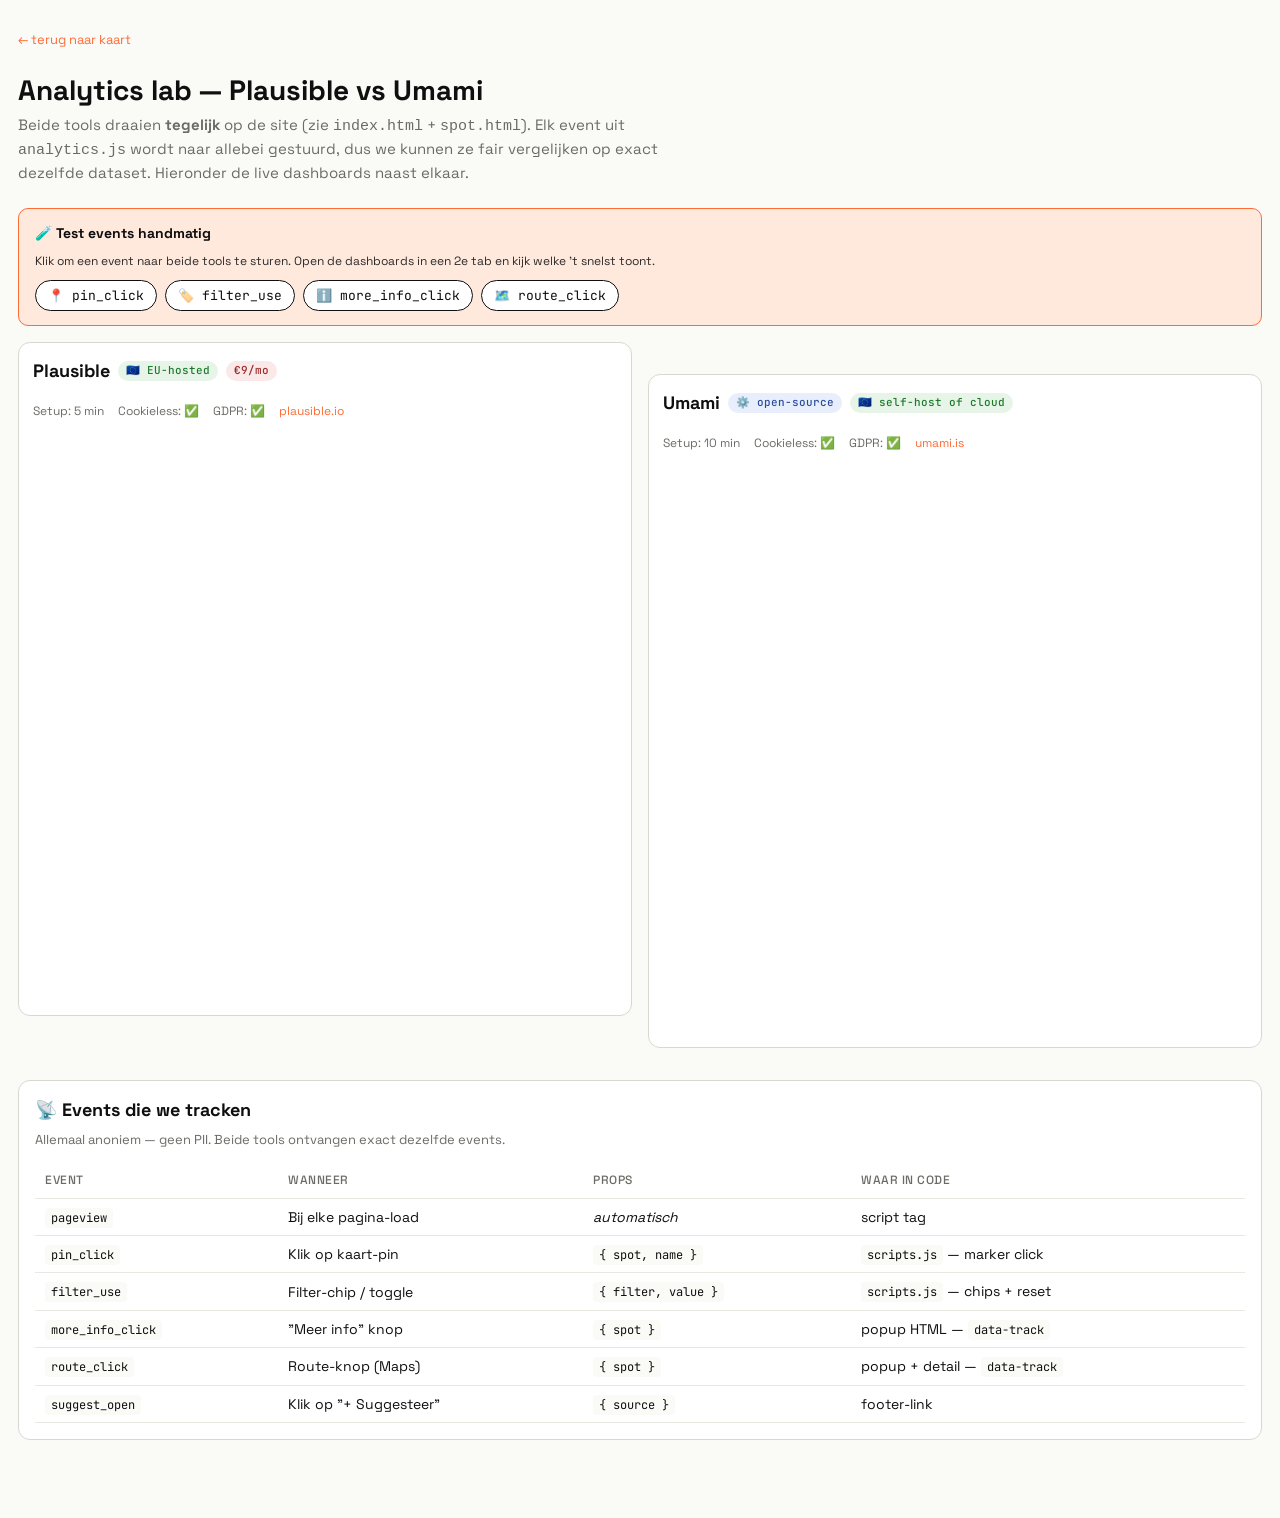
<file: analytics.html>
<!doctype html>
<html lang="nl">
<head>
<meta charset="utf-8" />
<meta name="viewport" content="width=device-width, initial-scale=1" />
<title>Analytics lab — KaaiSpots</title>
<link rel="preconnect" href="https://fonts.googleapis.com" />
<link rel="preconnect" href="https://fonts.gstatic.com" crossorigin />
<link href="https://fonts.googleapis.com/css2?family=Space+Grotesk:wght@400;500;600;700&family=JetBrains+Mono:wght@400;500&display=swap" rel="stylesheet" />
<link rel="stylesheet" href="styles.css" />
<style>
  .lab { max-width: 1400px; margin: 0 auto; padding: 28px 18px 80px; }
  .lab h1 { font-size: 28px; margin: 8px 0 4px; }
  .lab .lead { color: var(--muted); margin: 0 0 24px; max-width: 70ch; }
  .back { display: inline-block; margin-bottom: 12px; font-size: 13px; color: var(--accent); text-decoration: none; }

  .split { display: grid; grid-template-columns: 1fr 1fr; gap: 16px; margin-top: 16px; align-items: stretch; }
  @media (max-width: 900px) { .split { grid-template-columns: 1fr; } }

  .col {
    background: var(--bg-elev); border: 1px solid var(--line-2); border-radius: 12px; padding: 14px;
    display: flex; flex-direction: column;
    min-width: 0; overflow: hidden;     /* voorkomt grid-blowout door brede iframes */
    align-self: start;
  }
  .col iframe.frame { width: 100%; max-width: 100%; box-sizing: border-box; }
  .col h2 { margin: 0 0 4px; font-size: 18px; display: flex; align-items: center; gap: 8px; min-height: 28px; flex-wrap: wrap; }
  .col h2 .badge {
    font-family: "JetBrains Mono", monospace; font-size: 11px; font-weight: 500;
    padding: 2px 8px; border-radius: 999px; background: var(--line); color: var(--ink-2);
  }
  .col h2 .badge.eu { background: #E7F5E8; color: #1F7A2E; }
  .col h2 .badge.oss { background: #E8EEFB; color: #2A4D9C; }
  .col h2 .badge.paid { background: #FBE8E8; color: #9C2A2A; }
  .col .meta {
    display: flex; gap: 14px; flex-wrap: wrap; font-size: 12px;
    color: var(--muted); margin: 4px 0 12px; min-height: 36px; align-items: center;
  }
  .col .frame, .col iframe { flex: 1; }
  .col .meta a { color: var(--accent); text-decoration: none; }

  .frame {
    width: 100%; aspect-ratio: 4 / 3; min-height: 560px; border: 0;
    border-radius: 8px; background: #fff;
  }
  .placeholder {
    border: 1px dashed var(--line-2); border-radius: 8px; padding: 28px 18px;
    color: var(--muted); font-family: "JetBrains Mono", monospace; font-size: 13px;
    line-height: 1.6; min-height: 560px;
    display: flex; flex-direction: column; gap: 12px;
  }
  .placeholder code { background: var(--bg); padding: 2px 6px; border-radius: 4px; color: var(--ink); }
  .placeholder strong { color: var(--ink); font-family: "Space Grotesk", sans-serif; font-size: 14px; }

  .events {
    margin-top: 32px; background: var(--bg-elev);
    border: 1px solid var(--line-2); border-radius: 12px; padding: 16px;
  }
  .events h2 { margin: 0 0 8px; font-size: 18px; }
  .events table { width: 100%; border-collapse: collapse; font-size: 14px; }
  .events th, .events td { text-align: left; padding: 8px 10px; border-bottom: 1px solid var(--line); }
  .events th { color: var(--muted); font-weight: 500; font-size: 12px; text-transform: uppercase; letter-spacing: 0.5px; }
  .events code { font-family: "JetBrains Mono", monospace; font-size: 12px; background: var(--bg); padding: 2px 6px; border-radius: 4px; }

  .tester {
    margin-top: 16px; background: var(--accent-soft);
    border: 1px solid var(--accent); border-radius: 10px; padding: 14px 16px;
    display: flex; flex-direction: column; gap: 10px;
  }
  .tester strong { font-family: "Space Grotesk", sans-serif; font-size: 14px; }
  .tester-buttons { display: flex; gap: 8px; flex-wrap: wrap; }
  .tester-buttons button {
    appearance: none; border: 1px solid var(--ink); background: #fff;
    border-radius: 999px; padding: 6px 12px; font-size: 13px; cursor: pointer;
    font-family: "JetBrains Mono", monospace;
  }
  .tester-buttons button:hover { background: var(--ink); color: #fff; }
  .tester .hint { font-size: 12px; color: var(--ink-2); }
</style>
</head>
<body>
<main class="lab">
  <a class="back" href="index.html">&larr; terug naar kaart</a>
  <h1>Analytics lab — Plausible vs Umami</h1>
  <p class="lead">
    Beide tools draaien <strong>tegelijk</strong> op de site (zie <code>index.html</code> + <code>spot.html</code>).
    Elk event uit <code>analytics.js</code> wordt naar allebei gestuurd, dus we kunnen ze fair vergelijken
    op exact dezelfde dataset. Hieronder de live dashboards naast elkaar.
  </p>

  <!-- Test-knoppen om events direct te triggeren zonder door de site te klikken -->
  <div class="tester">
    <strong>🧪 Test events handmatig</strong>
    <div class="hint">Klik om een event naar beide tools te sturen. Open de dashboards in een 2e tab en kijk welke 't snelst toont.</div>
    <div class="tester-buttons">
      <button onclick="kst.track('pin_click', {spot: 'test-spot', name: 'Test Spot'})">📍 pin_click</button>
      <button onclick="kst.track('filter_use', {filter: 'category', value: 'Eten'})">🏷️ filter_use</button>
      <button onclick="kst.track('more_info_click', {spot: 'test-spot'})">ℹ️ more_info_click</button>
      <button onclick="kst.track('route_click', {spot: 'test-spot'})">🗺️ route_click</button>
    </div>
  </div>

  <div class="split">
    <!-- ===== PLAUSIBLE ===== -->
    <section class="col">
      <h2>
        Plausible
        <span class="badge eu">🇪🇺 EU-hosted</span>
        <span class="badge paid">€9/mo</span>
      </h2>
      <div class="meta">
        <span>Setup: 5 min</span>
        <span>Cookieless: ✅</span>
        <span>GDPR: ✅</span>
        <a href="https://plausible.io" target="_blank" rel="noopener">plausible.io</a>
      </div>

      <iframe plausible-embed class="frame"
              src="https://plausible.io/share/luzemi.netlify.app?auth=5k69xvdRUa8lJDqY5tF4Y&embed=true&theme=light&background=transparent"
              loading="lazy" title="Plausible dashboard — luzemi.netlify.app"></iframe>
    </section>

    <!-- ===== UMAMI ===== -->
    <section class="col">
      <h2>
        Umami
        <span class="badge oss">⚙️ open-source</span>
        <span class="badge eu">🇪🇺 self-host of cloud</span>
      </h2>
      <div class="meta">
        <span>Setup: 10 min</span>
        <span>Cookieless: ✅</span>
        <span>GDPR: ✅</span>
        <a href="https://umami.is" target="_blank" rel="noopener">umami.is</a>
      </div>

      <iframe class="frame"
              src="https://cloud.umami.is/share/NmttqRmTkCYjIkWr"
              loading="lazy" title="Umami dashboard — luzemi.netlify.app"></iframe>
    </section>
  </div>

  <!-- ===== Events die we tracken ===== -->
  <section class="events">
    <h2>📡 Events die we tracken</h2>
    <p style="margin: 0 0 14px; color: var(--muted); font-size: 13px;">
      Allemaal anoniem — geen PII. Beide tools ontvangen exact dezelfde events.
    </p>
    <table>
      <thead>
        <tr><th>Event</th><th>Wanneer</th><th>Props</th><th>Waar in code</th></tr>
      </thead>
      <tbody>
        <tr>
          <td><code>pageview</code></td>
          <td>Bij elke pagina-load</td>
          <td><em>automatisch</em></td>
          <td>script tag</td>
        </tr>
        <tr>
          <td><code>pin_click</code></td>
          <td>Klik op kaart-pin</td>
          <td><code>{ spot, name }</code></td>
          <td><code>scripts.js</code> — marker click</td>
        </tr>
        <tr>
          <td><code>filter_use</code></td>
          <td>Filter-chip / toggle</td>
          <td><code>{ filter, value }</code></td>
          <td><code>scripts.js</code> — chips + reset</td>
        </tr>
        <tr>
          <td><code>more_info_click</code></td>
          <td>"Meer info" knop</td>
          <td><code>{ spot }</code></td>
          <td>popup HTML — <code>data-track</code></td>
        </tr>
        <tr>
          <td><code>route_click</code></td>
          <td>Route-knop (Maps)</td>
          <td><code>{ spot }</code></td>
          <td>popup + detail — <code>data-track</code></td>
        </tr>
        <tr>
          <td><code>suggest_open</code></td>
          <td>Klik op "+ Suggesteer"</td>
          <td><code>{ source }</code></td>
          <td>footer-link</td>
        </tr>
      </tbody>
    </table>
  </section>
</main>

<!-- Laad analytics zelf zodat de test-knoppen werken -->
<script>window.KST_DEBUG = true;</script>
<!-- Plausible -->
<script async src="https://plausible.io/js/pa-6824FNV5vCWbIJhqIEWPs.js"></script>
<script>
  window.plausible=window.plausible||function(){(plausible.q=plausible.q||[]).push(arguments)},plausible.init=plausible.init||function(i){plausible.o=i||{}};
  plausible.init()
</script>
<!-- Umami -->
<script defer src="https://cloud.umami.is/script.js" data-website-id="5e96ff9b-2395-44f9-b63d-753adfc6fc2a"></script>
<!-- KaaiSpots tracker -->
<script src="analytics.js"></script>
<!-- Plausible embed-resizer (moet buiten de grid staan om grid-blowout te voorkomen) -->
<script async src="https://plausible.io/js/embed.host.js"></script>
</body>
</html>
</file>
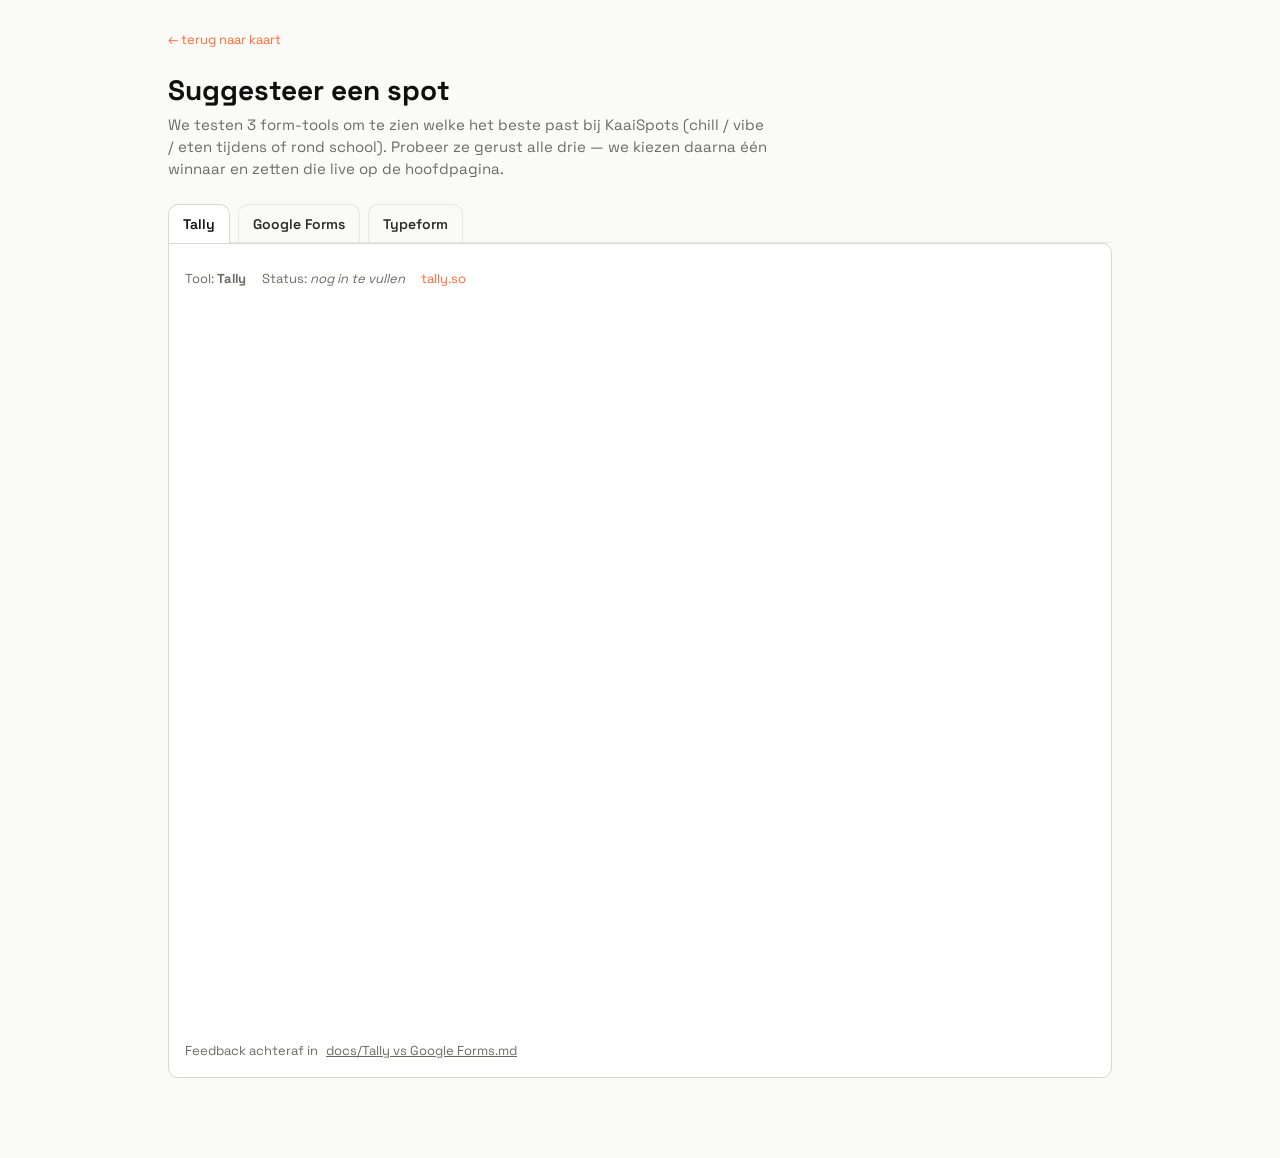
<file: suggest.html>
<!doctype html>
<html lang="nl">
<head>
<meta charset="utf-8" />
<meta name="viewport" content="width=device-width, initial-scale=1" />
<title>Suggesteer een spot — KaaiSpots</title>
<meta name="description" content="Ken jij een leuke plek in de buurt van Campus Kaai? Suggereer een spot en help mede-studenten de buurt ontdekken." />
<link rel="canonical" href="https://luzemi.netlify.app/suggest.html" />

<!-- Favicon -->
<link rel="icon" href="/favicon.svg" type="image/svg+xml" />

<!-- Open Graph -->
<meta property="og:type" content="website" />
<meta property="og:url" content="https://luzemi.netlify.app/suggest.html" />
<meta property="og:title" content="Suggesteer een spot — KaaiSpots" />
<meta property="og:description" content="Ken jij een leuke plek in de buurt van Campus Kaai? Suggereer een spot en help mede-studenten de buurt ontdekken." />
<meta property="og:image" content="https://luzemi.netlify.app/og-image.svg" />
<meta property="og:image:width" content="1200" />
<meta property="og:image:height" content="630" />
<meta property="og:locale" content="nl_BE" />
<meta property="og:site_name" content="KaaiSpots" />

<!-- Twitter Card -->
<meta name="twitter:card" content="summary_large_image" />
<meta name="twitter:title" content="Suggesteer een spot — KaaiSpots" />
<meta name="twitter:description" content="Ken jij een leuke plek in de buurt van Campus Kaai? Suggereer een spot en help mede-studenten de buurt ontdekken." />
<meta name="twitter:image" content="https://luzemi.netlify.app/og-image.svg" />

<link rel="preconnect" href="https://fonts.googleapis.com" />
<link rel="preconnect" href="https://fonts.gstatic.com" crossorigin />
<link href="https://fonts.googleapis.com/css2?family=Space+Grotesk:wght@400;500;600;700&family=JetBrains+Mono:wght@400;500&display=swap" rel="stylesheet" />
<link rel="stylesheet" href="styles.css" />
<style>
  .lab { max-width: 980px; margin: 0 auto; padding: 28px 18px 80px; }
  .lab h1 { font-size: 28px; margin: 8px 0 4px; }
  .lab .lead { color: var(--muted); margin: 0 0 24px; max-width: 60ch; }
  .tabs { display: flex; gap: 8px; border-bottom: 1px solid var(--line); margin-bottom: 0; flex-wrap: wrap; }
  .tab {
    appearance: none; background: transparent; border: 1px solid var(--line);
    border-bottom: none; border-radius: 10px 10px 0 0;
    padding: 10px 14px; font-weight: 600; font-size: 14px;
    color: var(--ink-2); margin-bottom: -1px; cursor: pointer;
  }
  .tab[aria-selected="true"] { background: var(--bg-elev); border-color: var(--line-2); color: var(--ink); }
  .panel { display: none; background: var(--bg-elev); border: 1px solid var(--line-2); border-radius: 0 10px 10px 10px; padding: 16px; }
  .panel[data-active="true"] { display: block; }
  .panel iframe { width: 100%; min-height: 720px; border: 0; border-radius: 8px; background: #fff; }
  .panel .placeholder {
    border: 1px dashed var(--line-2); border-radius: 8px; padding: 28px;
    color: var(--muted); font-family: "JetBrains Mono", monospace; font-size: 13px;
    text-align: center;
  }
  .meta { display: flex; gap: 16px; flex-wrap: wrap; font-size: 13px; color: var(--muted); margin: 10px 0 14px; }
  .meta a { color: var(--accent); text-decoration: none; }
  .vote { margin-top: 14px; display: flex; gap: 8px; align-items: center; font-size: 13px; color: var(--muted); }
  .back { display: inline-block; margin-bottom: 12px; font-size: 13px; color: var(--accent); text-decoration: none; }
</style>
</head>
<body>
<main class="lab">
  <a class="back" href="index.html">&larr; terug naar kaart</a>
  <h1>Suggesteer een spot</h1>
  <p class="lead">
    We testen 3 form-tools om te zien welke het beste past bij KaaiSpots
    (chill / vibe / eten tijdens of rond school). Probeer ze gerust alle drie —
    we kiezen daarna één winnaar en zetten die live op de hoofdpagina.
  </p>

  <div class="tabs" role="tablist">
    <button class="tab" role="tab" aria-selected="true"  data-target="tally">Tally</button>
    <button class="tab" role="tab" aria-selected="false" data-target="google">Google Forms</button>
    <button class="tab" role="tab" aria-selected="false" data-target="typeform">Typeform</button>
  </div>

  <section class="panel" data-active="true" id="tally" role="tabpanel">
    <div class="meta">
      <span>Tool: <strong>Tally</strong></span>
      <span>Status: <em>nog in te vullen</em></span>
      <a href="https://tally.so" target="_blank" rel="noopener">tally.so</a>
    </div>
    <iframe src="https://tally.so/embed/obKK0b?alignLeft=1&hideTitle=1&transparentBackground=1&dynamicHeight=1"
            loading="lazy" title="Tally — Suggesteer een spot"></iframe>
    <div class="vote">Feedback achteraf in <a href="docs/Tally vs Google Forms.md">docs/Tally vs Google Forms.md</a></div>
  </section>

  <section class="panel" data-active="false" id="google" role="tabpanel">
    <div class="meta">
      <span>Tool: <strong>Google Forms</strong></span>
      <span>Status: <em>nog in te vullen</em></span>
      <a href="https://forms.google.com" target="_blank" rel="noopener">forms.google.com</a>
    </div>
    <iframe src="https://docs.google.com/forms/d/e/1FAIpQLSeCXhlF_8TPp5V8xkX9zwZVf5ewz6-MGHH-UDU9qzZf4PDAhw/viewform?embedded=true"
            loading="lazy" title="Google Forms — Suggesteer een spot">Laden…</iframe>
  </section>

  <section class="panel" data-active="false" id="typeform" role="tabpanel">
    <div class="meta">
      <span>Tool: <strong>Typeform</strong></span>
      <span>Status: <em>nog in te vullen</em></span>
      <a href="https://typeform.com" target="_blank" rel="noopener">typeform.com</a>
    </div>
    <iframe src="https://form.typeform.com/to/AnMkzP8O"
            loading="lazy" title="Typeform — Suggesteer een spot"></iframe>
  </section>
</main>

<script>
  const tabs = document.querySelectorAll('.tab');
  const panels = document.querySelectorAll('.panel');
  tabs.forEach(t => t.addEventListener('click', () => {
    tabs.forEach(x => x.setAttribute('aria-selected', x === t ? 'true' : 'false'));
    panels.forEach(p => p.setAttribute('data-active', p.id === t.dataset.target ? 'true' : 'false'));
  }));
</script>
</body>
</html>
</file>
<file: styles.css>
/* ---------- tokens ---------- */
:root {
  --bg: #FAFAF7;
  --bg-elev: #FFFFFF;
  --ink: #0F0F0F;
  --ink-2: #2B2B2B;
  --muted: #6B6B66;
  --line: #E8E7E1;
  --line-2: #D9D7CF;
  --accent: #FF6B35;
  --accent-ink: #FFFFFF;
  --accent-soft: #FFE9DD;
  --shadow-sm: 0 1px 2px rgba(0,0,0,.04);
  --shadow-md: 0 1px 2px rgba(0,0,0,.04), 0 8px 24px rgba(15,15,15,.06);
  --shadow-lg: 0 1px 2px rgba(0,0,0,.05), 0 12px 32px rgba(15,15,15,.10);
  --radius: 10px;
  --radius-lg: 14px;
  --radius-pill: 999px;
  --header-h: 56px;
  --filter-h: 64px;
  --tabs-h: 0px;
}

* { box-sizing: border-box; }
html, body { margin: 0; padding: 0; }
body {
  font-family: "Space Grotesk", system-ui, -apple-system, "Helvetica Neue", Arial, sans-serif;
  color: var(--ink);
  background: var(--bg);
  -webkit-font-smoothing: antialiased;
  text-rendering: optimizeLegibility;
  font-size: 15px;
  line-height: 1.45;
}
.mono { font-family: "JetBrains Mono", ui-monospace, SFMono-Regular, Menlo, monospace; }

button { font-family: inherit; color: inherit; cursor: pointer; }
a { color: inherit; }

/* ---------- header ---------- */
.header {
  position: sticky; top: 0; z-index: 50;
  height: var(--header-h);
  background: rgba(250,250,247,.85);
  backdrop-filter: saturate(140%) blur(10px);
  -webkit-backdrop-filter: saturate(140%) blur(10px);
  border-bottom: 1px solid var(--line);
  display: flex; align-items: center; justify-content: space-between;
  padding: 0 18px;
}
.brand {
  display: flex; align-items: center; gap: 8px;
  font-weight: 700; font-size: 17px; letter-spacing: -0.01em;
  text-decoration: none;
}
.brand-pin {
  width: 18px; height: 18px; display: inline-grid; place-items: center;
  color: var(--accent);
}
.brand-pin svg { width: 100%; height: 100%; }
.header-right { display: flex; align-items: center; gap: 14px; }
.tagline {
  font-size: 13px; color: var(--muted);
}
.lang-toggle {
  display: inline-flex; align-items: center;
  border: 1px solid var(--line-2); border-radius: var(--radius-pill);
  background: var(--bg-elev);
  padding: 2px;
  font-size: 12px; font-weight: 600;
  overflow: hidden;
}
.lang-toggle button {
  border: 0; background: transparent; padding: 4px 10px; border-radius: var(--radius-pill);
  color: var(--muted);
}
.lang-toggle button.on { background: var(--ink); color: #fff; }

.back-link {
  display: inline-flex; align-items: center; gap: 6px;
  font-size: 13px; color: var(--muted); text-decoration: none;
  font-weight: 500;
  padding: 6px 10px; border-radius: 6px;
}
.back-link:hover { color: var(--ink); background: var(--line); }

/* ---------- hero ---------- */
.hero {
  padding: 28px 22px 18px;
  max-width: 880px;
}
.hero h1 {
  font-size: clamp(28px, 4.4vw, 44px);
  font-weight: 700;
  letter-spacing: -0.02em;
  line-height: 1.05;
  margin: 0 0 10px;
  text-wrap: balance;
}
.hero h1 .accent { color: var(--accent); }
.hero p {
  margin: 0;
  font-size: clamp(14px, 1.4vw, 16px);
  color: var(--muted);
  max-width: 60ch;
  text-wrap: pretty;
}
.hero-meta {
  margin-top: 14px;
  display: flex; gap: 14px; align-items: center;
  color: var(--muted);
  font-size: 12px;
}
.hero-meta .dot { width: 4px; height: 4px; border-radius: 50%; background: var(--line-2); display: inline-block; }
.hero-count strong { color: var(--ink); font-weight: 600; }

/* Detail Hero */
.hero.detail {
  height: 280px;
  color: #fff;
  display: flex; align-items: flex-end;
  padding: 22px;
  position: relative;
  overflow: hidden;
  max-width: none;
}
.hero.detail::after {
  content: ""; position: absolute; inset: 0;
  background: repeating-linear-gradient(135deg, rgba(255,255,255,.06) 0 10px, transparent 10px 20px);
}
.hero-inner { position: relative; z-index: 1; max-width: 920px; width: 100%; }
.hero.detail .crumb {
  font-size: 12px; opacity: .85;
  text-transform: uppercase; letter-spacing: 0.1em;
  margin-bottom: 10px;
}
.hero.detail h1 {
  font-size: clamp(28px, 4.6vw, 48px);
  font-weight: 700; letter-spacing: -0.02em; line-height: 1;
  margin: 0 0 10px;
  text-wrap: balance;
}
.hero .meta-row {
  display: flex; flex-wrap: wrap; gap: 8px; align-items: center;
}
.hero .badge {
  font-size: 12px; font-weight: 600;
  background: rgba(255,255,255,.18);
  border: 1px solid rgba(255,255,255,.3);
  padding: 4px 10px;
  border-radius: var(--radius-pill);
  color: #fff;
  backdrop-filter: blur(4px);
}
.hero .badge.fav { background: var(--accent); border-color: var(--accent); }
.hero.detail .tag {
  background: rgba(255,255,255,.18);
  border-color: rgba(255,255,255,.3);
  color: #fff;
}

/* ---------- filter bar ---------- */
.filterbar {
  position: sticky; top: var(--header-h); z-index: 40;
  background: rgba(250,250,247,.92);
  backdrop-filter: saturate(140%) blur(10px);
  -webkit-backdrop-filter: saturate(140%) blur(10px);
  border-top: 1px solid var(--line);
  border-bottom: 1px solid var(--line);
}
.filterbar-inner {
  display: flex; align-items: center; gap: 10px;
  padding: 12px 18px;
  overflow-x: auto;
  scrollbar-width: none;
}
.filterbar-inner::-webkit-scrollbar { display: none; }

.chip-group { display: flex; gap: 6px; align-items: center; flex-shrink: 0; }
.chip {
  border: 1px solid var(--line-2);
  background: var(--bg-elev);
  color: var(--ink-2);
  border-radius: var(--radius-pill);
  padding: 7px 12px;
  font-size: 13px; font-weight: 500;
  display: inline-flex; align-items: center; gap: 6px;
  transition: background .12s ease, color .12s ease, border-color .12s ease, transform .08s ease;
  white-space: nowrap;
}
.chip:hover { border-color: var(--ink); }
.chip:active { transform: translateY(1px); }
.chip.on {
  background: var(--accent); color: var(--accent-ink); border-color: var(--accent);
}
.chip.price.on { background: var(--ink); border-color: var(--ink); color: #fff; }
.chip .glyph { font-size: 13px; line-height: 1; }

.divider {
  width: 1px; height: 22px; background: var(--line); flex-shrink: 0; margin: 0 4px;
}

.toggle {
  display: inline-flex; align-items: center; gap: 8px;
  font-size: 13px; color: var(--ink-2); flex-shrink: 0;
  user-select: none;
}
.toggle .switch {
  width: 30px; height: 18px; background: var(--line-2); border-radius: 999px;
  position: relative; transition: background .15s ease;
}
.toggle .switch::after {
  content: ""; position: absolute; top: 2px; left: 2px;
  width: 14px; height: 14px; border-radius: 50%; background: #fff;
  transition: transform .15s ease;
  box-shadow: 0 1px 2px rgba(0,0,0,.2);
}
.toggle.on .switch { background: var(--accent); }
.toggle.on .switch::after { transform: translateX(12px); }

.reset {
  margin-left: auto;
  border: 0; background: transparent; color: var(--muted);
  font-size: 13px; font-weight: 500;
  padding: 6px 8px; border-radius: 6px;
  flex-shrink: 0;
}
.reset:hover { color: var(--ink); background: var(--line); }

/* ---------- main split (Map) ---------- */
.main {
  display: grid;
  grid-template-columns: 60% 40%;
  height: calc(100vh - var(--header-h) - var(--filter-h));
  min-height: 520px;
  border-top: 0;
}
#map {
  height: 100%;
  background: #EFEDE6;
}
.leaflet-container {
  font-family: inherit;
  background: #EFEDE6;
}

/* spot list */
.listpane {
  border-left: 1px solid var(--line);
  background: var(--bg);
  overflow-y: auto;
  padding: 14px 14px 28px;
}
.list-header {
  display: flex; align-items: baseline; justify-content: space-between;
  padding: 4px 6px 12px;
  border-bottom: 1px solid var(--line);
  margin-bottom: 10px;
  position: sticky; top: 0; background: var(--bg); z-index: 1;
}
.list-header h2 {
  font-size: 13px; font-weight: 600; margin: 0;
  text-transform: uppercase; letter-spacing: 0.08em;
  color: var(--muted);
}
.list-header .count { font-size: 12px; color: var(--muted); }
.list-header .count strong { color: var(--ink); font-weight: 600; }

.spot-card {
  display: grid;
  grid-template-columns: 80px 1fr;
  gap: 12px;
  padding: 12px;
  border-radius: var(--radius);
  border: 1px solid transparent;
  margin-bottom: 6px;
  transition: background .12s ease, border-color .12s ease, box-shadow .15s ease, transform .12s ease;
  cursor: pointer;
  position: relative;
}
.spot-card:hover {
  background: var(--bg-elev);
  border-color: var(--line);
  box-shadow: var(--shadow-md);
}
.spot-card.active {
  background: var(--bg-elev);
  border-color: var(--ink);
  box-shadow: var(--shadow-md);
}
.spot-thumb {
  width: 80px; height: 80px;
  border-radius: 8px;
  display: grid; place-items: center;
  color: #fff;
  font-weight: 600;
  text-align: center;
  font-size: 11px;
  padding: 6px;
  line-height: 1.15;
  overflow: hidden;
  position: relative;
  letter-spacing: -0.005em;
}
.spot-thumb::after {
  content: ""; position: absolute; inset: 0;
  background: repeating-linear-gradient(135deg, rgba(255,255,255,.07) 0 8px, transparent 8px 16px);
}
.spot-body { min-width: 0; }
.spot-title-row {
  display: flex; align-items: center; gap: 6px;
  font-weight: 600; font-size: 15px; line-height: 1.2;
  letter-spacing: -0.005em;
  margin-bottom: 2px;
}
.spot-title-row .name { white-space: nowrap; overflow: hidden; text-overflow: ellipsis; }
.fav-badge {
  color: var(--accent); font-size: 13px; line-height: 1;
  flex-shrink: 0;
}
.spot-meta {
  display: flex; gap: 6px; align-items: center; flex-wrap: wrap;
  margin: 4px 0 6px;
}
.tag {
  font-size: 11px; font-weight: 500;
  padding: 2px 8px; border-radius: var(--radius-pill);
  background: var(--line); color: var(--ink-2);
  line-height: 1.4;
}
.tag.cat-eten     { background: #FFEFE6; color: #B5430A; }
.tag.cat-drinken  { background: #F1ECFF; color: #4A2FAB; }
.tag.cat-studeren { background: #E6F2FF; color: #134B8A; }
.tag.cat-chillen  { background: #E8F6E8; color: #1F6B2E; }
.tag.cat-cultuur  { background: #FFF1F2; color: #9B1B3F; }
.tag.cat-gratis   { background: var(--ink); color: #fff; }
.tag.price { background: transparent; border: 1px solid var(--line-2); color: var(--ink-2); }
.spot-desc {
  font-size: 13px; color: var(--ink-2);
  line-height: 1.4;
  margin: 0;
}
.spot-foot {
  margin-top: 6px;
  font-size: 12px; color: var(--muted);
  display: flex; align-items: center; gap: 6px;
}
.spot-foot .walk-ico {
  width: 11px; height: 11px; opacity: .7;
}

/* ---------- Detail Wrap ---------- */
.wrap {
  max-width: 1100px;
  margin: 0 auto;
  padding: 28px 22px 60px;
  display: grid;
  grid-template-columns: 1fr 320px;
  gap: 36px;
  align-items: start;
}
@media (max-width: 820px) {
  .wrap { grid-template-columns: 1fr; gap: 24px; padding: 22px 16px 48px; }
  .hero.detail { height: 220px; }
}

/* content sections */
section + section { margin-top: 32px; }
h2.section-title {
  font-size: 12px; font-weight: 600;
  text-transform: uppercase; letter-spacing: 0.1em;
  color: var(--muted);
  margin: 0 0 12px;
  padding-bottom: 8px; border-bottom: 1px solid var(--line);
}
.lede {
  font-size: 18px; line-height: 1.55;
  color: var(--ink-2);
  text-wrap: pretty;
  margin: 0;
  max-width: 65ch;
}

/* "why" pills */
.why-list {
  list-style: none; padding: 0; margin: 0;
  display: grid;
  grid-template-columns: repeat(auto-fit, minmax(220px, 1fr));
  gap: 8px;
}
.why-list li {
  display: flex; align-items: flex-start; gap: 8px;
  padding: 10px 12px;
  background: var(--bg-elev);
  border: 1px solid var(--line);
  border-radius: var(--radius);
  font-size: 14px; line-height: 1.4;
}
.why-list li::before {
  content: "→";
  color: var(--accent); font-weight: 700;
  flex-shrink: 0; line-height: 1.4;
}

/* menu / aanbod */
.menu-section + .menu-section { margin-top: 18px; }
.menu-section h3 {
  font-size: 16px; font-weight: 600;
  margin: 0 0 6px;
  letter-spacing: -0.005em;
}
.menu-table {
  border-top: 1px solid var(--line);
}
.menu-row {
  display: grid;
  grid-template-columns: 1fr auto;
  gap: 16px;
  padding: 12px 0;
  border-bottom: 1px dashed var(--line);
  align-items: baseline;
}
.menu-name {
  font-weight: 500;
  font-size: 15px;
}
.menu-desc {
  font-size: 13px; color: var(--muted);
  margin-top: 2px;
}
.menu-price {
  font-family: "JetBrains Mono", ui-monospace, monospace;
  font-size: 14px; font-weight: 500;
  color: var(--ink);
  white-space: nowrap;
  text-align: right;
}
.menu-price.free { color: var(--accent); }

/* facilities */
.facilities {
  display: grid;
  grid-template-columns: repeat(auto-fit, minmax(200px, 1fr));
  gap: 10px;
}
.facility {
  padding: 12px 14px;
  background: var(--bg-elev);
  border: 1px solid var(--line);
  border-radius: var(--radius);
}
.facility .fname { font-weight: 600; font-size: 14px; }
.facility .fdesc { font-size: 13px; color: var(--muted); margin-top: 2px; }

/* tip block */
.tip {
  background: var(--accent-soft);
  border: 1px solid var(--accent);
  border-radius: var(--radius-lg);
  padding: 16px 18px;
  display: flex; gap: 14px; align-items: flex-start;
}
.tip-glyph {
  background: var(--accent); color: #fff;
  width: 28px; height: 28px;
  border-radius: 50%;
  display: grid; place-items: center;
  font-weight: 700;
  flex-shrink: 0;
  font-size: 14px;
}
.tip-body { font-size: 14px; line-height: 1.5; color: var(--ink-2); }
.tip-body strong { color: var(--ink); }

/* ---------- sidebar ---------- */
.side {
  position: sticky; top: calc(var(--header-h) + 18px);
  display: flex; flex-direction: column; gap: 16px;
}
@media (max-width: 820px) {
  .side { position: static; }
}
.info-card {
  background: var(--bg-elev);
  border: 1px solid var(--line);
  border-radius: var(--radius-lg);
  padding: 18px;
}
.info-card h3 {
  font-size: 12px; font-weight: 600;
  text-transform: uppercase; letter-spacing: 0.1em;
  color: var(--muted);
  margin: 0 0 12px;
}
.kv {
  display: grid; grid-template-columns: 90px 1fr;
  gap: 4px 14px;
  font-size: 14px;
}
.kv dt { color: var(--muted); font-size: 13px; }
.kv dd { margin: 0; color: var(--ink-2); }
.kv dd a { text-decoration: none; border-bottom: 1px solid var(--line-2); }
.kv dd a:hover { border-color: var(--ink); }

.hours {
  display: grid; grid-template-columns: 1fr auto;
  gap: 4px 12px;
  font-size: 13px;
  margin: 0;
}
.hours dt { color: var(--ink-2); }
.hours dd { margin: 0; color: var(--muted); font-family: "JetBrains Mono", ui-monospace, monospace; font-size: 12px; }
.hours .today { color: var(--accent); font-weight: 600; }
.hours .today + dd { color: var(--accent); font-weight: 600; }

.open-now-pill {
  display: inline-flex; align-items: center; gap: 6px;
  font-size: 12px; font-weight: 600;
  color: #1F6B2E;
  background: #E8F6E8;
  border-radius: var(--radius-pill);
  padding: 4px 10px;
  margin-bottom: 12px;
}
.open-now-pill .led {
  width: 7px; height: 7px; background: #1F6B2E; border-radius: 50%;
  box-shadow: 0 0 0 3px rgba(31,107,46,.18);
}
.open-now-pill.closed {
  color: #9B1C1C; background: #FEF2F2;
}
.open-now-pill.closed .led {
  background: #9B1C1C; box-shadow: 0 0 0 3px rgba(155,28,28,.18);
}

.cta {
  display: block;
  background: var(--ink); color: #fff;
  border: 0; text-decoration: none; text-align: center;
  padding: 12px 14px;
  border-radius: 10px;
  font-size: 14px; font-weight: 600;
  transition: background .12s ease;
}
.cta:hover { background: var(--accent); }
.cta.secondary {
  background: transparent;
  color: var(--ink);
  border: 1px solid var(--line-2);
}
.cta.secondary:hover { border-color: var(--ink); background: var(--bg); }

.perk-block {
  background: var(--ink); color: #fff;
  padding: 14px 16px;
  border-radius: var(--radius-lg);
}
.perk-block .label {
  font-size: 11px; text-transform: uppercase; letter-spacing: 0.12em;
  color: var(--accent); font-weight: 600;
  margin-bottom: 4px;
}
.perk-block .body { font-size: 14px; line-height: 1.4; }

/* empty state */
.empty {
  text-align: center;
  padding: 36px 20px;
  color: var(--muted);
  font-size: 13px;
}
.empty strong { color: var(--ink); display: block; margin-bottom: 4px; font-weight: 600; font-size: 14px; }

/* ---------- map pin ---------- */
.pin {
  width: 32px; height: 40px;
  position: relative;
  transform-origin: 50% 100%;
  transition: transform .15s ease, filter .15s ease;
}
.pin .body {
  position: absolute; inset: 0 0 6px 0;
  background: var(--accent);
  border-radius: 50% 50% 50% 50% / 55% 55% 45% 45%;
  border-bottom-left-radius: 4px 4px;
  border-bottom-right-radius: 4px 4px;
  display: grid; place-items: center;
  color: #fff;
  font-size: 14px;
  box-shadow: 0 4px 10px rgba(255,107,53,.35), 0 1px 2px rgba(0,0,0,.15);
}
.pin::after {
  content: ""; position: absolute; left: 50%; bottom: 0;
  width: 10px; height: 10px;
  background: var(--accent);
  transform: translateX(-50%) rotate(45deg);
  border-bottom-right-radius: 2px;
  box-shadow: 0 2px 4px rgba(255,107,53,.3);
}
.pin.fav .body { background: #0F0F0F; box-shadow: 0 4px 10px rgba(0,0,0,.25); }
.pin.fav::after { background: #0F0F0F; }
.pin.fav .body .star { color: var(--accent); }
.pin.is-active { transform: translateY(-3px) scale(1.12); z-index: 9999; filter: drop-shadow(0 6px 8px rgba(0,0,0,.18)); }
.pin .glyph { line-height: 1; }

/* campus pin */
.campus-pin {
  width: 14px; height: 14px;
  background: #0F0F0F;
  border: 3px solid #fff;
  border-radius: 50%;
  box-shadow: 0 0 0 2px #0F0F0F, 0 4px 10px rgba(0,0,0,.25);
}
.campus-label {
  position: absolute;
  left: 18px; top: -6px;
  background: #0F0F0F; color: #fff;
  font-size: 11px; font-weight: 600;
  padding: 3px 8px; border-radius: 4px;
  white-space: nowrap;
  letter-spacing: 0.01em;
}

/* ---------- popup ---------- */
.leaflet-popup-content-wrapper {
  border-radius: var(--radius-lg);
  padding: 0;
  box-shadow: var(--shadow-lg);
  border: 1px solid var(--line);
}
.leaflet-popup-content {
  margin: 0; width: 260px !important;
  font-family: inherit;
}
.leaflet-popup-tip { box-shadow: var(--shadow-md); }
.leaflet-popup-close-button {
  color: #fff !important;
  font-size: 22px !important;
  width: 24px !important; height: 24px !important;
  top: 8px !important; right: 8px !important;
  line-height: 22px !important;
  text-align: center;
  background: rgba(0,0,0,.35) !important;
  border-radius: 50%;
  padding: 0 !important;
}
.popup-thumb {
  height: 110px;
  color: #fff;
  display: grid; place-items: center;
  font-weight: 600; font-size: 13px;
  text-align: center;
  padding: 10px;
  position: relative;
  overflow: hidden;
  border-top-left-radius: var(--radius-lg);
  border-top-right-radius: var(--radius-lg);
}
.popup-thumb::after {
  content: ""; position: absolute; inset: 0;
  background: repeating-linear-gradient(135deg, rgba(255,255,255,.08) 0 8px, transparent 8px 16px);
}
.popup-body { padding: 12px 14px 14px; }
.popup-title {
  font-size: 16px; font-weight: 700; letter-spacing: -0.01em;
  margin: 0 0 6px; line-height: 1.2;
  display: flex; align-items: center; gap: 6px;
}
.popup-meta {
  display: flex; gap: 6px; flex-wrap: wrap;
  margin-bottom: 8px;
}
.popup-desc {
  font-size: 13px; color: var(--ink-2); line-height: 1.45;
  margin: 0 0 12px;
}
.popup-actions {
  display: flex; gap: 8px; align-items: stretch; flex-direction: column;
}
.popup-actions-row {
  display: flex; gap: 8px; align-items: center;
}
.btn-detail {
  flex: 1;
  background: var(--ink); color: #fff;
  border: 0;
  padding: 9px 12px;
  border-radius: 8px;
  font-size: 13px; font-weight: 600;
  text-decoration: none;
  text-align: center;
  transition: background .12s ease;
  display: inline-flex; align-items: center; justify-content: center; gap: 6px;
}
.btn-detail:visited { color: #fff; }
.btn-detail:hover { background: var(--accent); }
.btn-route-secondary {
  flex: 1;
  background: transparent; color: var(--ink);
  border: 1px solid var(--line-2);
  padding: 9px 12px;
  border-radius: 8px;
  font-size: 13px; font-weight: 600;
  text-decoration: none;
  text-align: center;
  transition: background .12s ease, border-color .12s ease;
  display: inline-flex; align-items: center; justify-content: center; gap: 6px;
}
.btn-route-secondary:hover { border-color: var(--ink); background: var(--bg); }
.btn-route {
  flex: 1;
  background: var(--ink); color: #fff;
  border: 0;
  padding: 9px 12px;
  border-radius: 8px;
  font-size: 13px; font-weight: 600;
  text-decoration: none;
  text-align: center;
  transition: background .12s ease;
  display: inline-flex; align-items: center; justify-content: center; gap: 6px;
}
.btn-route:hover { background: var(--accent); }
.popup-walk {
  font-size: 12px; color: var(--muted);
  flex-shrink: 0;
}

/* ---------- footer ---------- */
.footer {
  border-top: 1px solid var(--line);
  padding: 22px 22px 28px;
  display: flex; gap: 16px; align-items: center; justify-content: space-between;
  flex-wrap: wrap;
  font-size: 12px;
  color: var(--muted);
  background: var(--bg);
}
.footer-left strong { color: var(--ink); font-weight: 600; }
.footer-team { margin-top: 2px; }
.suggest-btn {
  border: 1px solid var(--ink);
  background: transparent;
  color: var(--ink);
  text-decoration: none;
  padding: 8px 14px;
  border-radius: var(--radius-pill);
  font-size: 13px; font-weight: 500;
  transition: background .12s ease, color .12s ease;
  display: inline-flex; align-items: center; gap: 6px;
}
.suggest-btn:hover { background: var(--ink); color: #fff; }
.suggest-btn.secondary {
  border-color: var(--line-2);
  color: var(--ink-2);
}
.suggest-btn.secondary:hover {
  background: var(--bg-elev);
  color: var(--ink);
  border-color: var(--ink-2);
}
.footer-actions { display: inline-flex; align-items: center; gap: 8px; flex-wrap: wrap; }

/* ---------- mobile ---------- */
.view-tabs { display: none; }

@media (max-width: 820px) {
  :root { --tabs-h: 44px; }
  .header { padding: 0 14px; }
  .tagline { display: none; }
  .hero { padding: 22px 16px 14px; }
  .filterbar-inner { padding: 10px 14px; }
  .toggle .label-text { display: inline; font-size: 12px; }
  .reset { font-size: 12px; }

  .view-tabs {
    display: flex;
    position: sticky; top: calc(var(--header-h) + var(--filter-h));
    z-index: 30;
    background: var(--bg);
    border-bottom: 1px solid var(--line);
    padding: 0 14px;
    gap: 4px;
    height: var(--tabs-h);
    align-items: center;
  }
  .view-tab {
    flex: 1;
    border: 0; background: transparent;
    padding: 10px 12px;
    font-size: 13px; font-weight: 600;
    color: var(--muted);
    border-bottom: 2px solid transparent;
    letter-spacing: 0.01em;
  }
  .view-tab.on { color: var(--ink); border-bottom-color: var(--accent); }

  .main {
    grid-template-columns: 1fr;
    height: calc(100vh - var(--header-h) - var(--filter-h) - var(--tabs-h));
  }
  #map { display: none; }
  .listpane { border-left: 0; }
  body.view-map #map { display: block; }
  body.view-map .listpane { display: none; }
  body.view-list #map { display: none; }
  body.view-list .listpane { display: block; }
}

/* tap targets */
@media (hover: none) {
  .spot-card:hover { background: transparent; border-color: transparent; box-shadow: none; }
}

/* not found */
.notfound {
  max-width: 520px; margin: 80px auto; text-align: center; padding: 22px;
}
.notfound h1 { font-size: 28px; margin: 0 0 8px; }
.notfound p { color: var(--muted); }
</file>
